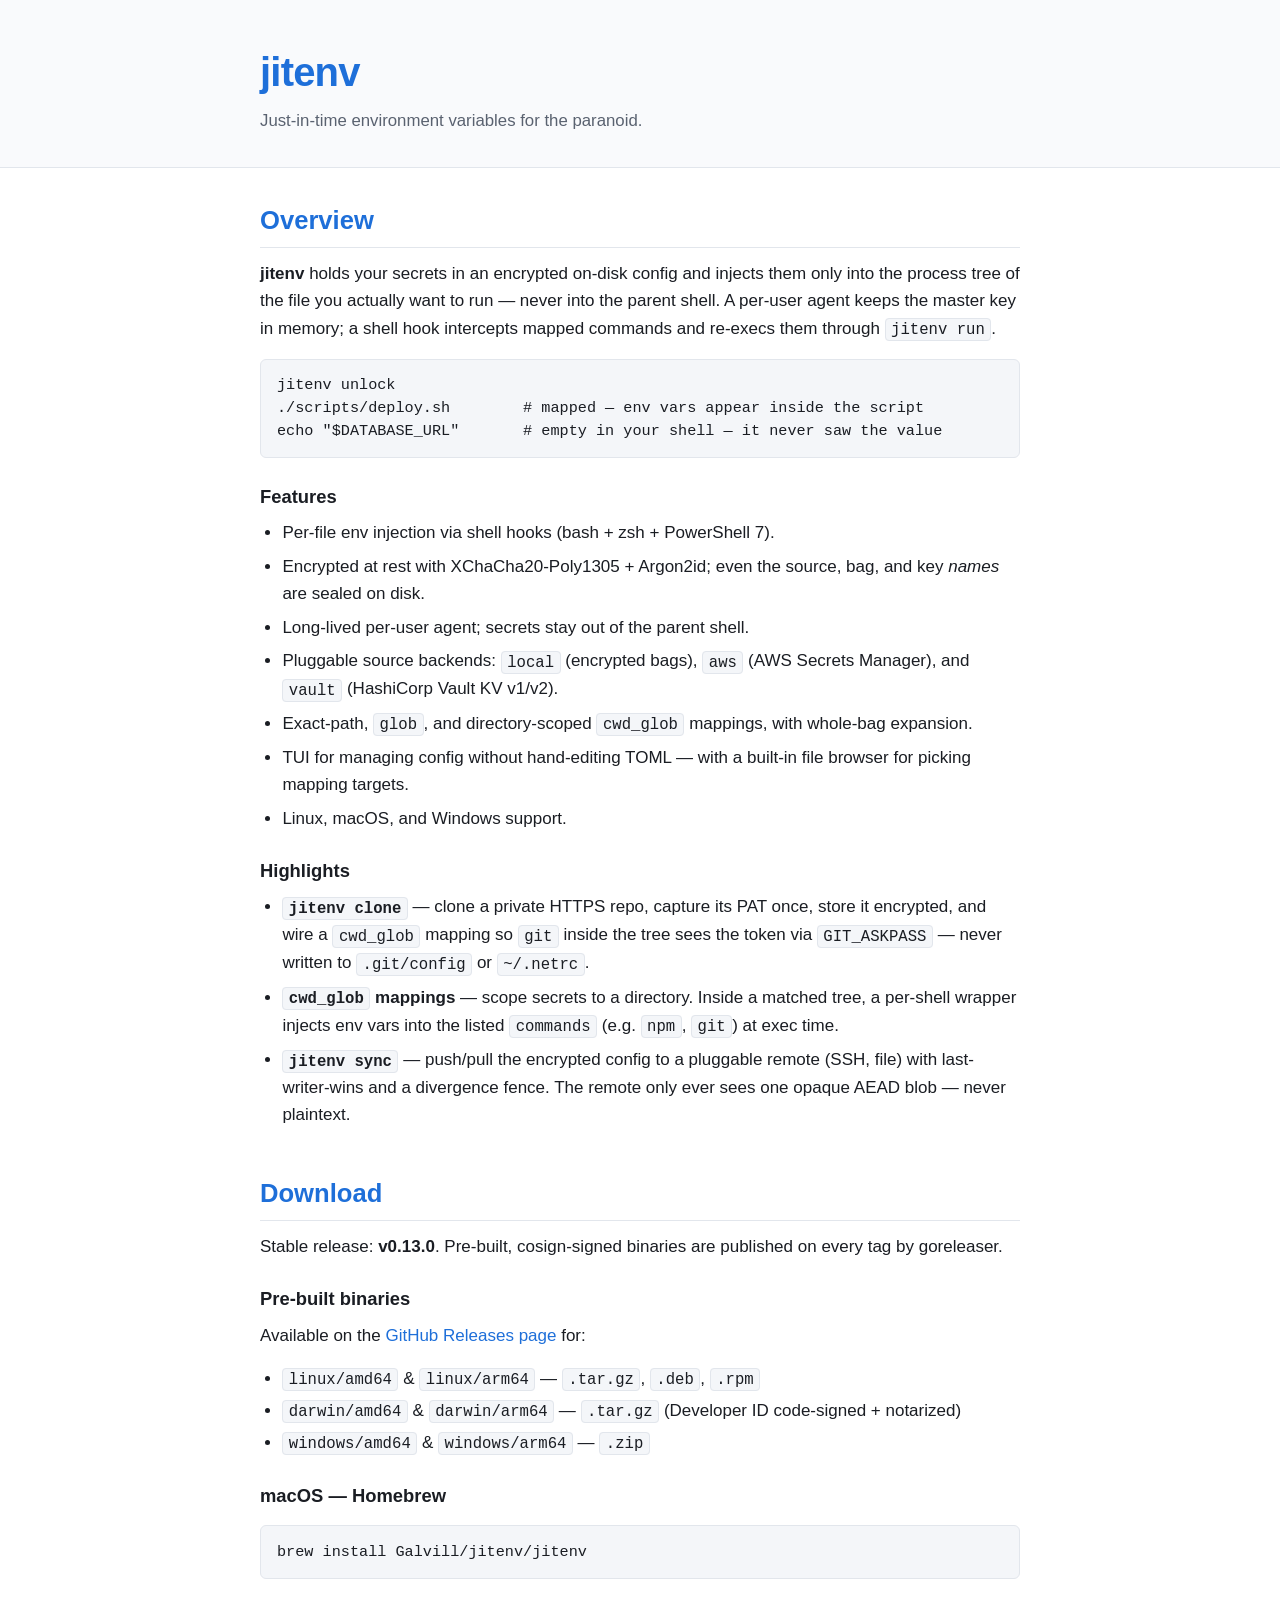
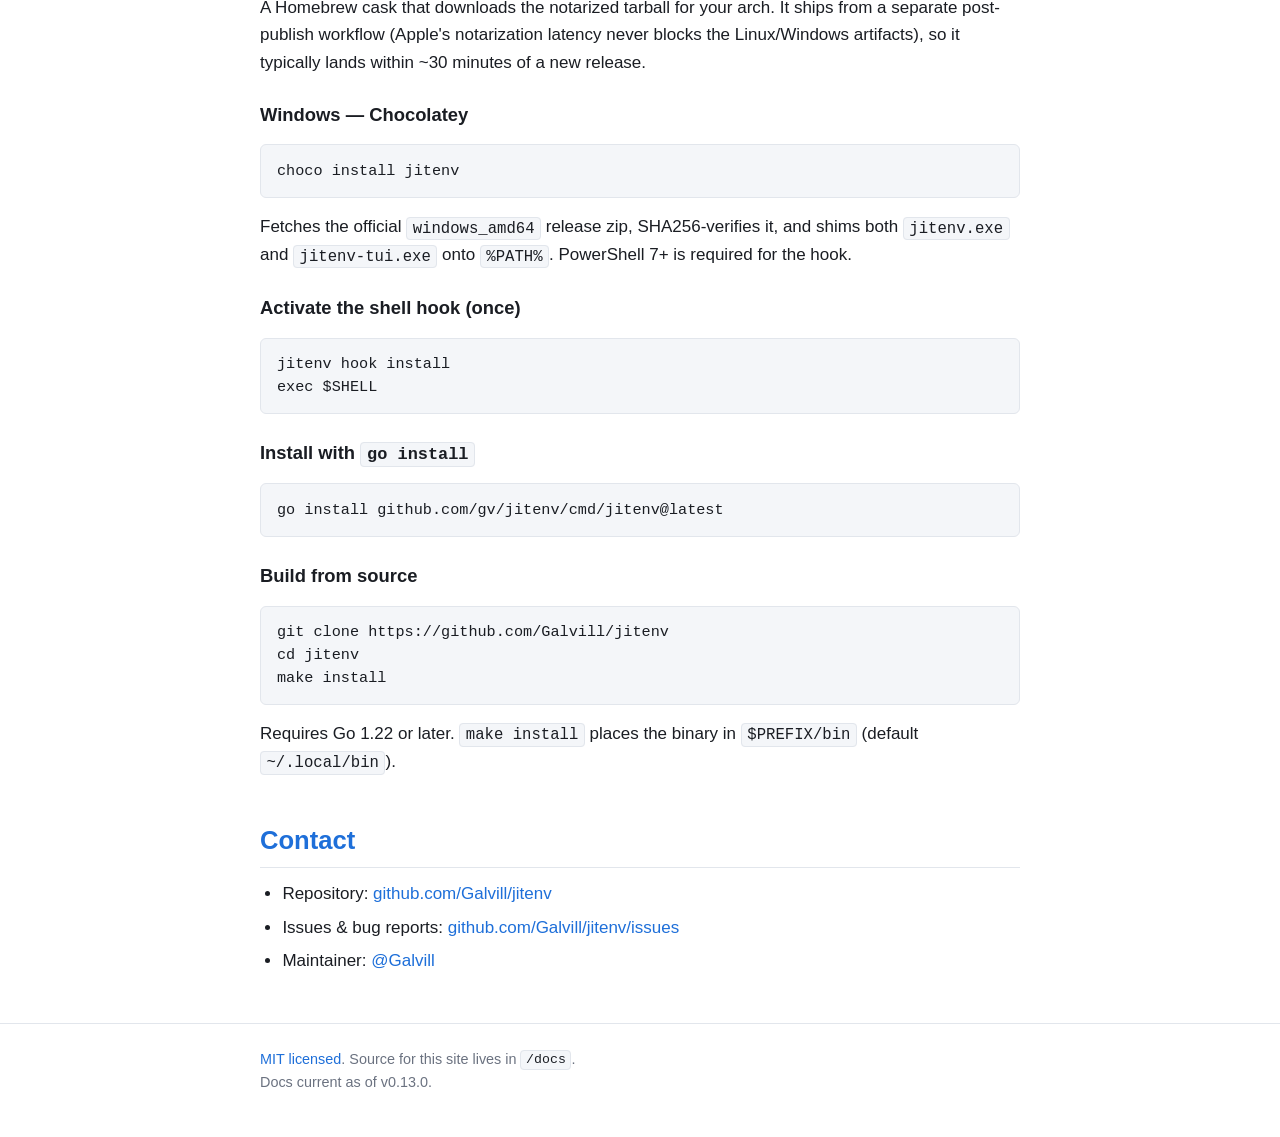
<file: docs/index.html>
<!DOCTYPE html>
<html lang="en">
<head>
<meta charset="utf-8">
<meta name="viewport" content="width=device-width, initial-scale=1">
<meta name="description" content="jitenv: just-in-time environment variable loader. Encrypted secrets injected into a single process tree, never the parent shell.">
<title>jitenv &middot; just-in-time environment variables</title>
<link rel="icon" type="image/svg+xml" href="favicon.svg">
<link rel="stylesheet" href="style.css">
</head>
<body>
<header class="site-header">
  <div class="container">
    <h1 class="brand">jitenv</h1>
    <p class="tagline">Just-in-time environment variables for the paranoid.</p>
  </div>
</header>

<main class="container">

  <section id="overview">
    <h2>Overview</h2>
    <p>
      <strong>jitenv</strong> holds your secrets in an encrypted on-disk
      config and injects them only into the process tree of the file you
      actually want to run &mdash; never into the parent shell. A
      per-user agent keeps the master key in memory; a shell hook
      intercepts mapped commands and re-execs them through
      <code>jitenv run</code>.
    </p>

    <pre><code>jitenv unlock
./scripts/deploy.sh        # mapped &mdash; env vars appear inside the script
echo "$DATABASE_URL"       # empty in your shell &mdash; it never saw the value</code></pre>

    <h3>Features</h3>
    <ul class="features">
      <li>Per-file env injection via shell hooks (bash + zsh + PowerShell&nbsp;7).</li>
      <li>Encrypted at rest with XChaCha20-Poly1305 + Argon2id; even the
        source, bag, and key <em>names</em> are sealed on disk.</li>
      <li>Long-lived per-user agent; secrets stay out of the parent shell.</li>
      <li>Pluggable source backends: <code>local</code> (encrypted bags),
        <code>aws</code> (AWS Secrets Manager), and <code>vault</code>
        (HashiCorp Vault KV v1/v2).</li>
      <li>Exact-path, <code>glob</code>, and directory-scoped
        <code>cwd_glob</code> mappings, with whole-bag expansion.</li>
      <li>TUI for managing config without hand-editing TOML &mdash; with a
        built-in file browser for picking mapping targets.</li>
      <li>Linux, macOS, and Windows support.</li>
    </ul>

    <h3>Highlights</h3>
    <ul class="features">
      <li><strong><code>jitenv clone</code></strong> &mdash; clone a private
        HTTPS repo, capture its PAT once, store it encrypted, and wire a
        <code>cwd_glob</code> mapping so <code>git</code> inside the tree
        sees the token via <code>GIT_ASKPASS</code> &mdash; never written to
        <code>.git/config</code> or <code>~/.netrc</code>.</li>
      <li><strong><code>cwd_glob</code> mappings</strong> &mdash; scope
        secrets to a directory. Inside a matched tree, a per-shell wrapper
        injects env vars into the listed <code>commands</code>
        (e.g. <code>npm</code>, <code>git</code>) at exec time.</li>
      <li><strong><code>jitenv sync</code></strong> &mdash; push/pull the
        encrypted config to a pluggable remote (SSH, file) with
        last-writer-wins and a divergence fence. The remote only ever sees
        one opaque AEAD blob &mdash; never plaintext.</li>
    </ul>
  </section>

  <section id="downloads">
    <h2>Download</h2>

    <p>
      Stable release:
      <strong><!-- VERSION:start -->v0.13.0<!-- VERSION:end --></strong>.
      Pre-built, cosign-signed binaries are published on every tag by
      goreleaser.
    </p>

    <h3>Pre-built binaries</h3>
    <p>
      Available on the
      <a href="https://github.com/Galvill/jitenv/releases/latest">GitHub Releases page</a>
      for:
    </p>
    <ul>
      <li><code>linux/amd64</code> &amp; <code>linux/arm64</code> &mdash; <code>.tar.gz</code>, <code>.deb</code>, <code>.rpm</code></li>
      <li><code>darwin/amd64</code> &amp; <code>darwin/arm64</code> &mdash; <code>.tar.gz</code> (Developer&nbsp;ID code-signed + notarized)</li>
      <li><code>windows/amd64</code> &amp; <code>windows/arm64</code> &mdash; <code>.zip</code></li>
    </ul>

    <h3>macOS &mdash; Homebrew</h3>
    <pre><code>brew install Galvill/jitenv/jitenv</code></pre>
    <p>
      A Homebrew cask that downloads the notarized tarball for your arch.
      It ships from a separate post-publish workflow (Apple's notarization
      latency never blocks the Linux/Windows artifacts), so it typically
      lands within ~30&nbsp;minutes of a new release.
    </p>

    <h3>Windows &mdash; Chocolatey</h3>
    <pre><code>choco install jitenv</code></pre>
    <p>
      Fetches the official <code>windows_amd64</code> release zip,
      SHA256-verifies it, and shims both <code>jitenv.exe</code> and
      <code>jitenv-tui.exe</code> onto <code>%PATH%</code>. PowerShell&nbsp;7+
      is required for the hook.
    </p>

    <h3>Activate the shell hook (once)</h3>
    <pre><code>jitenv hook install
exec $SHELL</code></pre>

    <h3>Install with <code>go install</code></h3>
    <pre><code>go install github.com/gv/jitenv/cmd/jitenv@latest</code></pre>

    <h3>Build from source</h3>
    <pre><code>git clone https://github.com/Galvill/jitenv
cd jitenv
make install</code></pre>
    <p>
      Requires Go 1.22 or later. <code>make install</code> places the
      binary in <code>$PREFIX/bin</code> (default
      <code>~/.local/bin</code>).
    </p>
  </section>

  <section id="contact">
    <h2>Contact</h2>
    <ul class="contact">
      <li>Repository: <a href="https://github.com/Galvill/jitenv">github.com/Galvill/jitenv</a></li>
      <li>Issues &amp; bug reports: <a href="https://github.com/Galvill/jitenv/issues">github.com/Galvill/jitenv/issues</a></li>
      <li>Maintainer: <a href="https://github.com/Galvill">@Galvill</a></li>
    </ul>
  </section>

</main>

<footer class="site-footer">
  <div class="container">
    <p>
      <a href="https://github.com/Galvill/jitenv/blob/main/LICENSE">MIT licensed</a>.
      Source for this site lives in
      <a href="https://github.com/Galvill/jitenv/tree/main/docs"><code>/docs</code></a>.
    </p>
    <p class="version-footer">
      Docs current as of <!-- VERSION:asof:start -->v0.13.0<!-- VERSION:asof:end -->.
    </p>
  </div>
</footer>

</body>
</html>
</file>
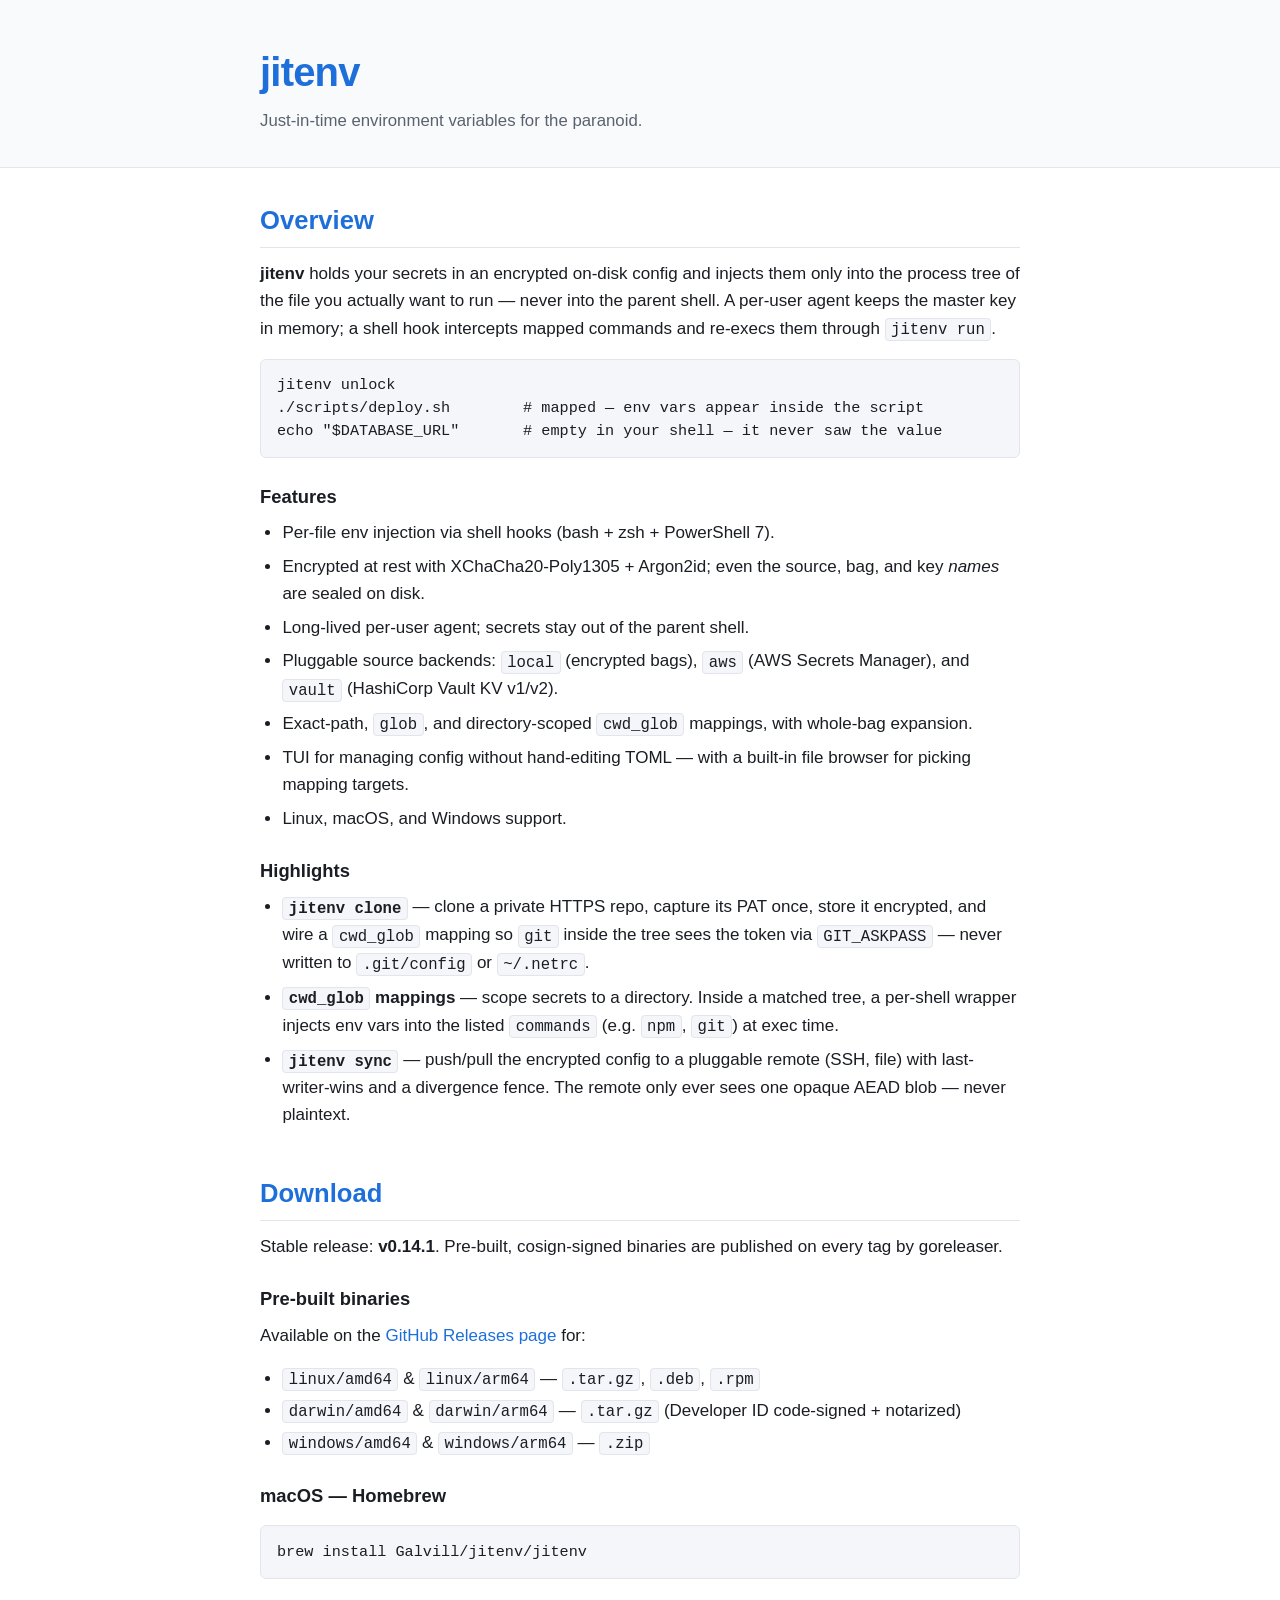
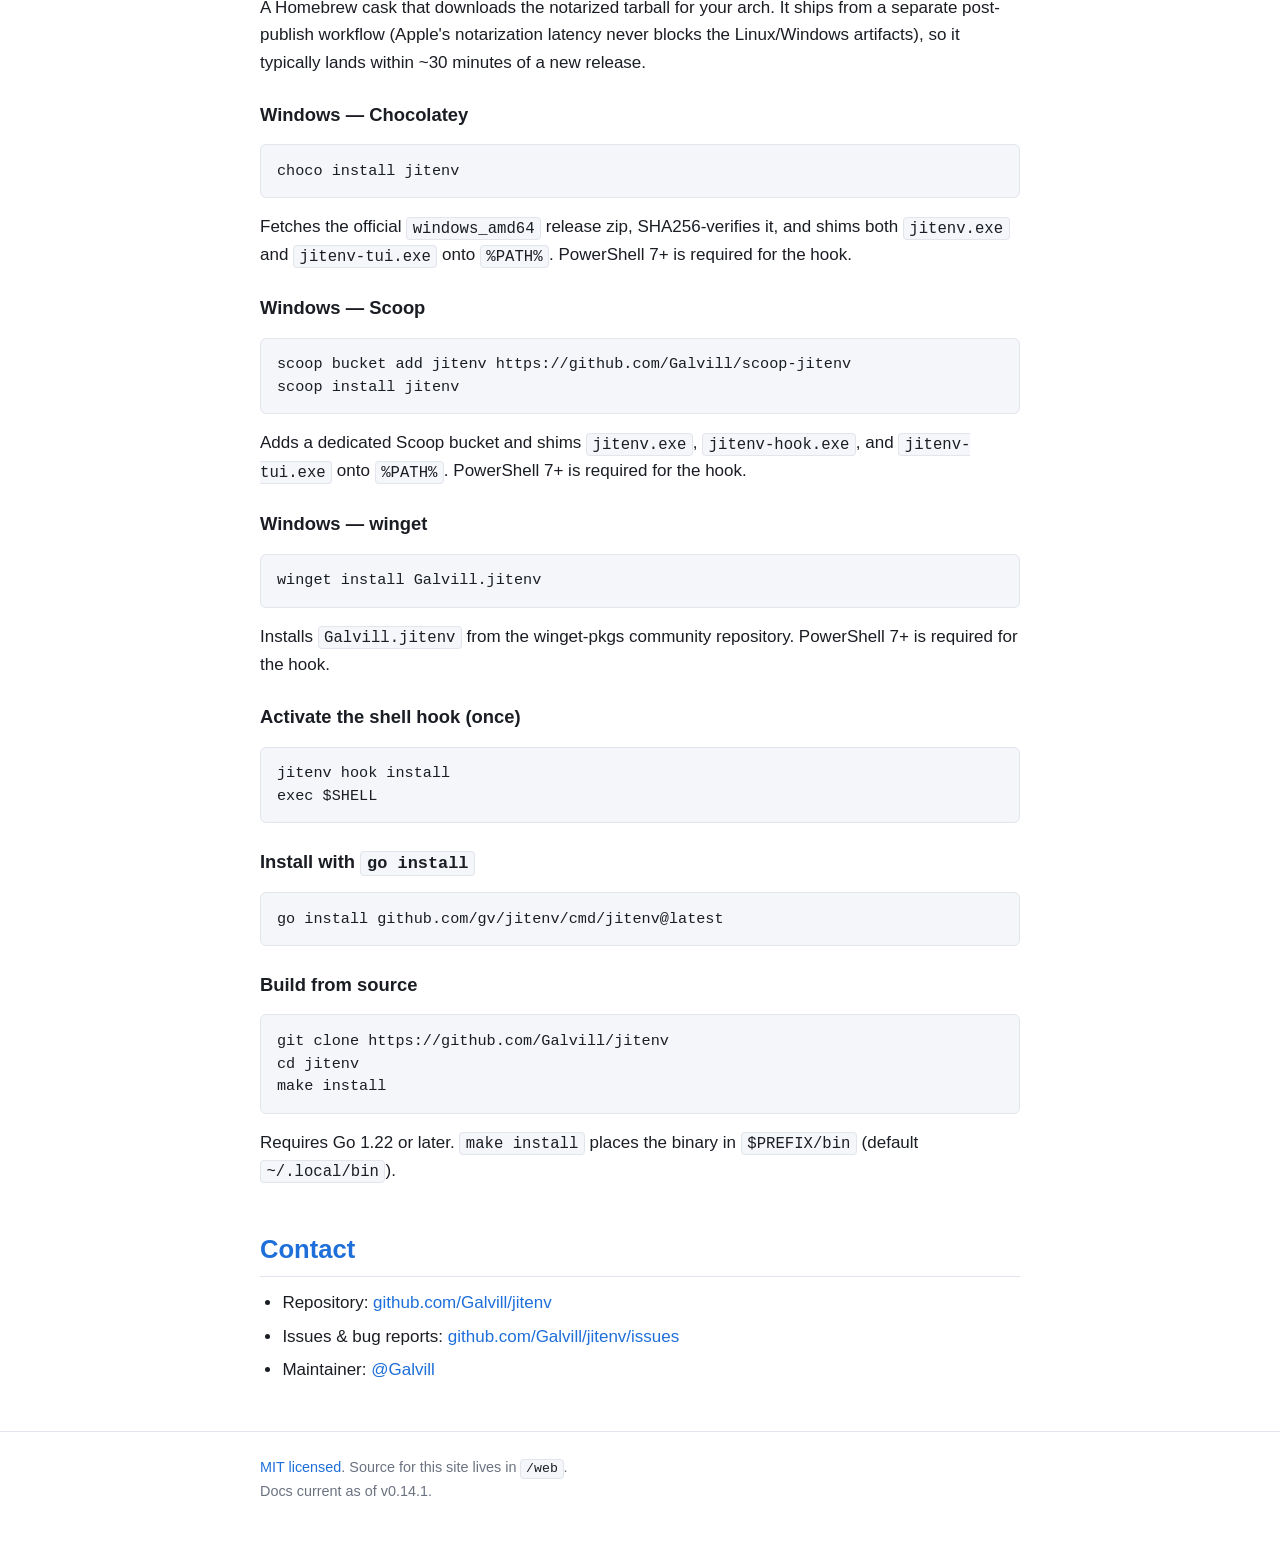
<file: web/index.html>
<!DOCTYPE html>
<html lang="en">
<head>
<meta charset="utf-8">
<meta name="viewport" content="width=device-width, initial-scale=1">
<meta name="description" content="jitenv: just-in-time environment variable loader. Encrypted secrets injected into a single process tree, never the parent shell.">
<title>jitenv &middot; just-in-time environment variables</title>
<link rel="icon" type="image/svg+xml" href="favicon.svg">
<link rel="stylesheet" href="style.css">
</head>
<body>
<header class="site-header">
  <div class="container">
    <h1 class="brand">jitenv</h1>
    <p class="tagline">Just-in-time environment variables for the paranoid.</p>
  </div>
</header>

<main class="container">

  <section id="overview">
    <h2>Overview</h2>
    <p>
      <strong>jitenv</strong> holds your secrets in an encrypted on-disk
      config and injects them only into the process tree of the file you
      actually want to run &mdash; never into the parent shell. A
      per-user agent keeps the master key in memory; a shell hook
      intercepts mapped commands and re-execs them through
      <code>jitenv run</code>.
    </p>

    <pre><code>jitenv unlock
./scripts/deploy.sh        # mapped &mdash; env vars appear inside the script
echo "$DATABASE_URL"       # empty in your shell &mdash; it never saw the value</code></pre>

    <h3>Features</h3>
    <ul class="features">
      <li>Per-file env injection via shell hooks (bash + zsh + PowerShell&nbsp;7).</li>
      <li>Encrypted at rest with XChaCha20-Poly1305 + Argon2id; even the
        source, bag, and key <em>names</em> are sealed on disk.</li>
      <li>Long-lived per-user agent; secrets stay out of the parent shell.</li>
      <li>Pluggable source backends: <code>local</code> (encrypted bags),
        <code>aws</code> (AWS Secrets Manager), and <code>vault</code>
        (HashiCorp Vault KV v1/v2).</li>
      <li>Exact-path, <code>glob</code>, and directory-scoped
        <code>cwd_glob</code> mappings, with whole-bag expansion.</li>
      <li>TUI for managing config without hand-editing TOML &mdash; with a
        built-in file browser for picking mapping targets.</li>
      <li>Linux, macOS, and Windows support.</li>
    </ul>

    <h3>Highlights</h3>
    <ul class="features">
      <li><strong><code>jitenv clone</code></strong> &mdash; clone a private
        HTTPS repo, capture its PAT once, store it encrypted, and wire a
        <code>cwd_glob</code> mapping so <code>git</code> inside the tree
        sees the token via <code>GIT_ASKPASS</code> &mdash; never written to
        <code>.git/config</code> or <code>~/.netrc</code>.</li>
      <li><strong><code>cwd_glob</code> mappings</strong> &mdash; scope
        secrets to a directory. Inside a matched tree, a per-shell wrapper
        injects env vars into the listed <code>commands</code>
        (e.g. <code>npm</code>, <code>git</code>) at exec time.</li>
      <li><strong><code>jitenv sync</code></strong> &mdash; push/pull the
        encrypted config to a pluggable remote (SSH, file) with
        last-writer-wins and a divergence fence. The remote only ever sees
        one opaque AEAD blob &mdash; never plaintext.</li>
    </ul>
  </section>

  <section id="downloads">
    <h2>Download</h2>

    <p>
      Stable release:
      <strong><!-- VERSION:start -->v0.14.1<!-- VERSION:end --></strong>.
      Pre-built, cosign-signed binaries are published on every tag by
      goreleaser.
    </p>

    <h3>Pre-built binaries</h3>
    <p>
      Available on the
      <a href="https://github.com/Galvill/jitenv/releases/latest">GitHub Releases page</a>
      for:
    </p>
    <ul>
      <li><code>linux/amd64</code> &amp; <code>linux/arm64</code> &mdash; <code>.tar.gz</code>, <code>.deb</code>, <code>.rpm</code></li>
      <li><code>darwin/amd64</code> &amp; <code>darwin/arm64</code> &mdash; <code>.tar.gz</code> (Developer&nbsp;ID code-signed + notarized)</li>
      <li><code>windows/amd64</code> &amp; <code>windows/arm64</code> &mdash; <code>.zip</code></li>
    </ul>

    <h3>macOS &mdash; Homebrew</h3>
    <pre><code>brew install Galvill/jitenv/jitenv</code></pre>
    <p>
      A Homebrew cask that downloads the notarized tarball for your arch.
      It ships from a separate post-publish workflow (Apple's notarization
      latency never blocks the Linux/Windows artifacts), so it typically
      lands within ~30&nbsp;minutes of a new release.
    </p>

    <h3>Windows &mdash; Chocolatey</h3>
    <pre><code>choco install jitenv</code></pre>
    <p>
      Fetches the official <code>windows_amd64</code> release zip,
      SHA256-verifies it, and shims both <code>jitenv.exe</code> and
      <code>jitenv-tui.exe</code> onto <code>%PATH%</code>. PowerShell&nbsp;7+
      is required for the hook.
    </p>

    <h3>Windows &mdash; Scoop</h3>
    <pre><code>scoop bucket add jitenv https://github.com/Galvill/scoop-jitenv
scoop install jitenv</code></pre>
    <p>
      Adds a dedicated Scoop bucket and shims <code>jitenv.exe</code>,
      <code>jitenv-hook.exe</code>, and <code>jitenv-tui.exe</code> onto
      <code>%PATH%</code>. PowerShell&nbsp;7+ is required for the hook.
    </p>

    <h3>Windows &mdash; winget</h3>
    <pre><code>winget install Galvill.jitenv</code></pre>
    <p>
      Installs <code>Galvill.jitenv</code> from the winget-pkgs community
      repository. PowerShell&nbsp;7+ is required for the hook.
    </p>

    <h3>Activate the shell hook (once)</h3>
    <pre><code>jitenv hook install
exec $SHELL</code></pre>

    <h3>Install with <code>go install</code></h3>
    <pre><code>go install github.com/gv/jitenv/cmd/jitenv@latest</code></pre>

    <h3>Build from source</h3>
    <pre><code>git clone https://github.com/Galvill/jitenv
cd jitenv
make install</code></pre>
    <p>
      Requires Go 1.22 or later. <code>make install</code> places the
      binary in <code>$PREFIX/bin</code> (default
      <code>~/.local/bin</code>).
    </p>
  </section>

  <section id="contact">
    <h2>Contact</h2>
    <ul class="contact">
      <li>Repository: <a href="https://github.com/Galvill/jitenv">github.com/Galvill/jitenv</a></li>
      <li>Issues &amp; bug reports: <a href="https://github.com/Galvill/jitenv/issues">github.com/Galvill/jitenv/issues</a></li>
      <li>Maintainer: <a href="https://github.com/Galvill">@Galvill</a></li>
    </ul>
  </section>

</main>

<footer class="site-footer">
  <div class="container">
    <p>
      <a href="https://github.com/Galvill/jitenv/blob/main/LICENSE">MIT licensed</a>.
      Source for this site lives in
      <a href="https://github.com/Galvill/jitenv/tree/main/web"><code>/web</code></a>.
    </p>
    <p class="version-footer">
      Docs current as of <!-- VERSION:asof:start -->v0.14.1<!-- VERSION:asof:end -->.
    </p>
  </div>
</footer>

</body>
</html>
</file>
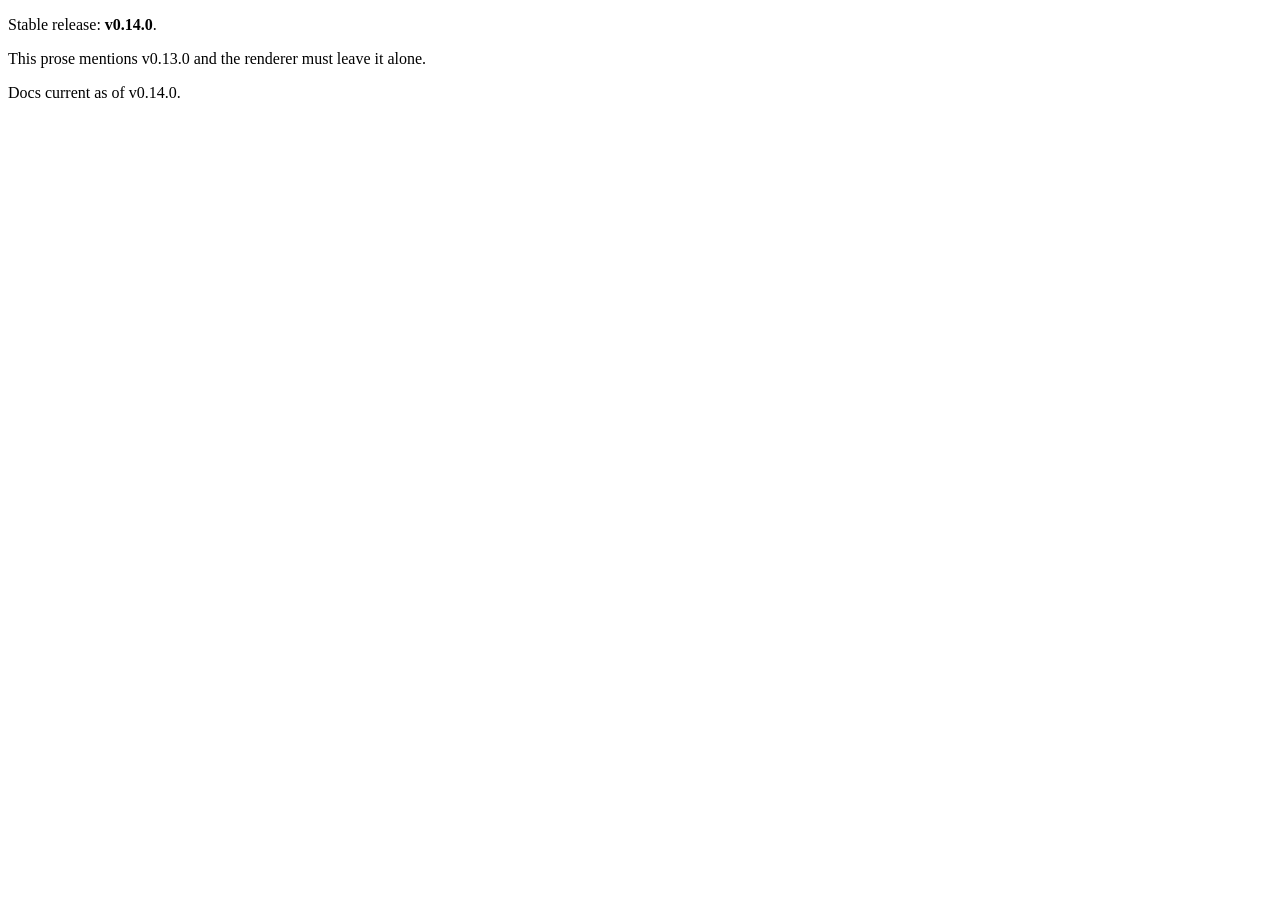
<file: internal/rendocs/testdata/index.golden.html>
<!DOCTYPE html>
<html lang="en">
<body>
  <p>
    Stable release:
    <strong><!-- VERSION:start -->v0.14.0<!-- VERSION:end --></strong>.
  </p>
  <p>
    This prose mentions v0.13.0 and the renderer must leave it alone.
  </p>
  <footer>
    Docs current as of <!-- VERSION:asof:start -->v0.14.0<!-- VERSION:asof:end -->.
  </footer>
</body>
</html>
</file>
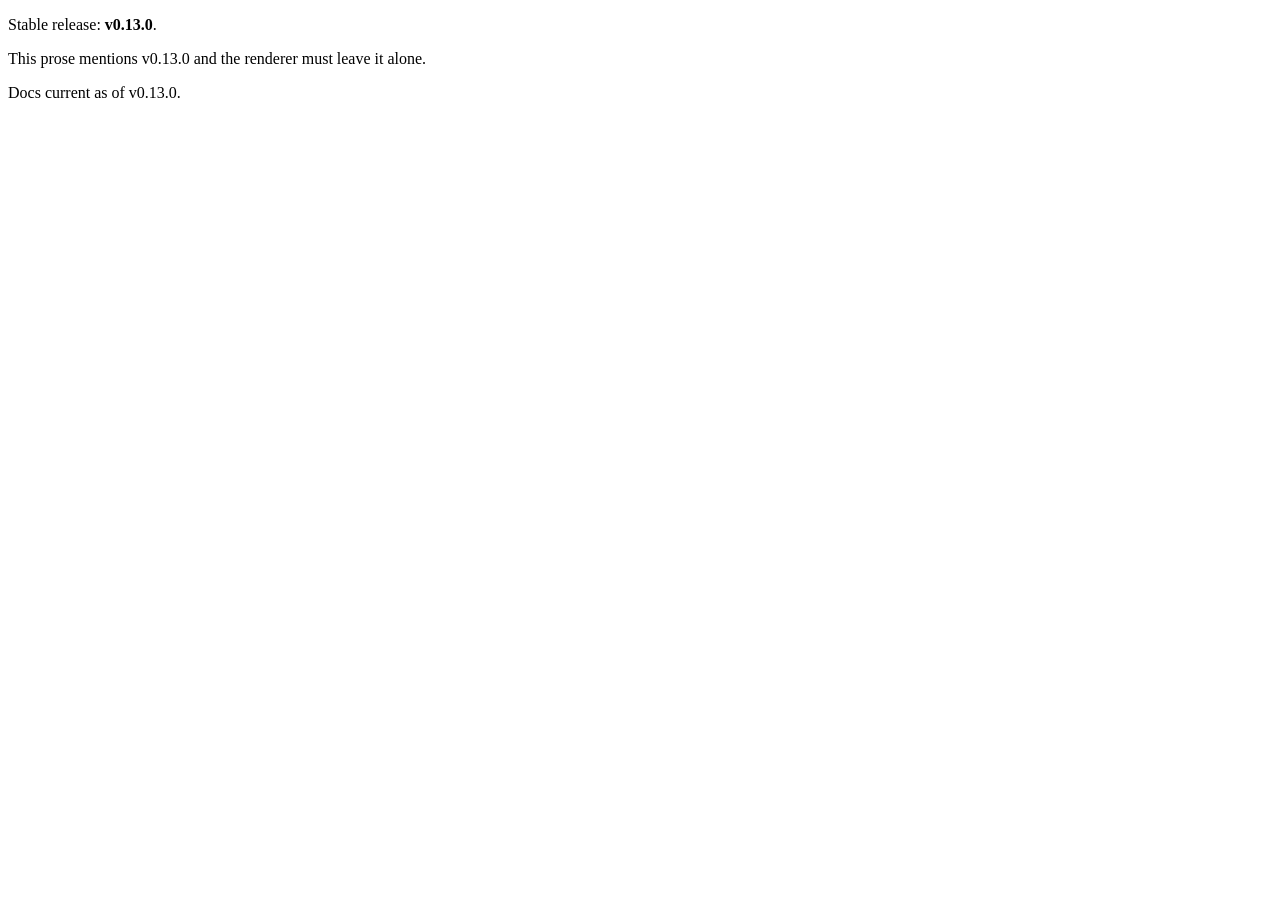
<file: internal/rendocs/testdata/index.input.html>
<!DOCTYPE html>
<html lang="en">
<body>
  <p>
    Stable release:
    <strong><!-- VERSION:start -->v0.13.0<!-- VERSION:end --></strong>.
  </p>
  <p>
    This prose mentions v0.13.0 and the renderer must leave it alone.
  </p>
  <footer>
    Docs current as of <!-- VERSION:asof:start -->v0.13.0<!-- VERSION:asof:end -->.
  </footer>
</body>
</html>
</file>
<file: docs/style.css>
:root {
  --bg: #ffffff;
  --fg: #1a1d23;
  --fg-muted: #5a6270;
  --accent: #1e6fd9;
  --accent-hover: #0f5ab8;
  --code-bg: #f4f6f9;
  --code-fg: #1a1d23;
  --border: #e2e6ec;
  --header-bg: #f9fafc;
  --footer-fg: #6b7280;
}

@media (prefers-color-scheme: dark) {
  :root {
    --bg: #0f1218;
    --fg: #e8ecf2;
    --fg-muted: #9aa3b2;
    --accent: #5fafff;
    --accent-hover: #8cc4ff;
    --code-bg: #181c25;
    --code-fg: #e8ecf2;
    --border: #232834;
    --header-bg: #131720;
    --footer-fg: #8a93a3;
  }
}

* {
  box-sizing: border-box;
}

html {
  -webkit-text-size-adjust: 100%;
}

body {
  margin: 0;
  font-family: -apple-system, BlinkMacSystemFont, "Segoe UI", Roboto, Helvetica, Arial, sans-serif;
  font-size: 17px;
  line-height: 1.6;
  color: var(--fg);
  background: var(--bg);
}

.container {
  max-width: 800px;
  margin: 0 auto;
  padding: 0 1.25rem;
}

.site-header {
  background: var(--header-bg);
  border-bottom: 1px solid var(--border);
  padding: 2.5rem 0 2rem;
  margin-bottom: 2rem;
}

.brand {
  font-size: 2.5rem;
  margin: 0 0 0.25rem;
  color: var(--accent);
  letter-spacing: -0.02em;
}

.tagline {
  margin: 0;
  color: var(--fg-muted);
  font-size: 1.05rem;
}

main section {
  margin-bottom: 2.75rem;
}

h2 {
  font-size: 1.6rem;
  margin: 0 0 0.75rem;
  padding-bottom: 0.4rem;
  border-bottom: 1px solid var(--border);
  color: var(--accent);
}

h3 {
  font-size: 1.15rem;
  margin: 1.5rem 0 0.5rem;
  color: var(--fg);
}

p {
  margin: 0.5rem 0 1rem;
}

a {
  color: var(--accent);
  text-decoration: none;
  border-bottom: 1px solid transparent;
  transition: border-color 0.15s ease;
}

a:hover,
a:focus {
  color: var(--accent-hover);
  border-bottom-color: currentColor;
}

ul {
  padding-left: 1.4rem;
  margin: 0.5rem 0 1rem;
}

li {
  margin: 0.25rem 0;
}

ul.features li,
ul.contact li {
  margin: 0.4rem 0;
}

code {
  font-family: ui-monospace, SFMono-Regular, "SF Mono", Menlo, Consolas, "Liberation Mono", monospace;
  font-size: 0.92em;
  background: var(--code-bg);
  color: var(--code-fg);
  padding: 0.1em 0.35em;
  border-radius: 4px;
  border: 1px solid var(--border);
}

pre {
  background: var(--code-bg);
  color: var(--code-fg);
  padding: 0.9rem 1rem;
  border-radius: 6px;
  border: 1px solid var(--border);
  overflow-x: auto;
  font-size: 0.95rem;
  line-height: 1.5;
}

pre code {
  background: transparent;
  border: none;
  padding: 0;
  font-size: inherit;
}

strong {
  color: var(--fg);
}

.site-footer {
  margin-top: 3rem;
  padding: 1.5rem 0 2rem;
  border-top: 1px solid var(--border);
  color: var(--footer-fg);
  font-size: 0.9rem;
}

.site-footer p {
  margin: 0;
}
</file>
<file: web/style.css>
:root {
  --bg: #ffffff;
  --fg: #1a1d23;
  --fg-muted: #5a6270;
  --accent: #1e6fd9;
  --accent-hover: #0f5ab8;
  --code-bg: #f4f6f9;
  --code-fg: #1a1d23;
  --border: #e2e6ec;
  --header-bg: #f9fafc;
  --footer-fg: #6b7280;
}

@media (prefers-color-scheme: dark) {
  :root {
    --bg: #0f1218;
    --fg: #e8ecf2;
    --fg-muted: #9aa3b2;
    --accent: #5fafff;
    --accent-hover: #8cc4ff;
    --code-bg: #181c25;
    --code-fg: #e8ecf2;
    --border: #232834;
    --header-bg: #131720;
    --footer-fg: #8a93a3;
  }
}

* {
  box-sizing: border-box;
}

html {
  -webkit-text-size-adjust: 100%;
}

body {
  margin: 0;
  font-family: -apple-system, BlinkMacSystemFont, "Segoe UI", Roboto, Helvetica, Arial, sans-serif;
  font-size: 17px;
  line-height: 1.6;
  color: var(--fg);
  background: var(--bg);
}

.container {
  max-width: 800px;
  margin: 0 auto;
  padding: 0 1.25rem;
}

.site-header {
  background: var(--header-bg);
  border-bottom: 1px solid var(--border);
  padding: 2.5rem 0 2rem;
  margin-bottom: 2rem;
}

.brand {
  font-size: 2.5rem;
  margin: 0 0 0.25rem;
  color: var(--accent);
  letter-spacing: -0.02em;
}

.tagline {
  margin: 0;
  color: var(--fg-muted);
  font-size: 1.05rem;
}

main section {
  margin-bottom: 2.75rem;
}

h2 {
  font-size: 1.6rem;
  margin: 0 0 0.75rem;
  padding-bottom: 0.4rem;
  border-bottom: 1px solid var(--border);
  color: var(--accent);
}

h3 {
  font-size: 1.15rem;
  margin: 1.5rem 0 0.5rem;
  color: var(--fg);
}

p {
  margin: 0.5rem 0 1rem;
}

a {
  color: var(--accent);
  text-decoration: none;
  border-bottom: 1px solid transparent;
  transition: border-color 0.15s ease;
}

a:hover,
a:focus {
  color: var(--accent-hover);
  border-bottom-color: currentColor;
}

ul {
  padding-left: 1.4rem;
  margin: 0.5rem 0 1rem;
}

li {
  margin: 0.25rem 0;
}

ul.features li,
ul.contact li {
  margin: 0.4rem 0;
}

code {
  font-family: ui-monospace, SFMono-Regular, "SF Mono", Menlo, Consolas, "Liberation Mono", monospace;
  font-size: 0.92em;
  background: var(--code-bg);
  color: var(--code-fg);
  padding: 0.1em 0.35em;
  border-radius: 4px;
  border: 1px solid var(--border);
}

pre {
  background: var(--code-bg);
  color: var(--code-fg);
  padding: 0.9rem 1rem;
  border-radius: 6px;
  border: 1px solid var(--border);
  overflow-x: auto;
  font-size: 0.95rem;
  line-height: 1.5;
}

pre code {
  background: transparent;
  border: none;
  padding: 0;
  font-size: inherit;
}

strong {
  color: var(--fg);
}

.site-footer {
  margin-top: 3rem;
  padding: 1.5rem 0 2rem;
  border-top: 1px solid var(--border);
  color: var(--footer-fg);
  font-size: 0.9rem;
}

.site-footer p {
  margin: 0;
}
</file>
